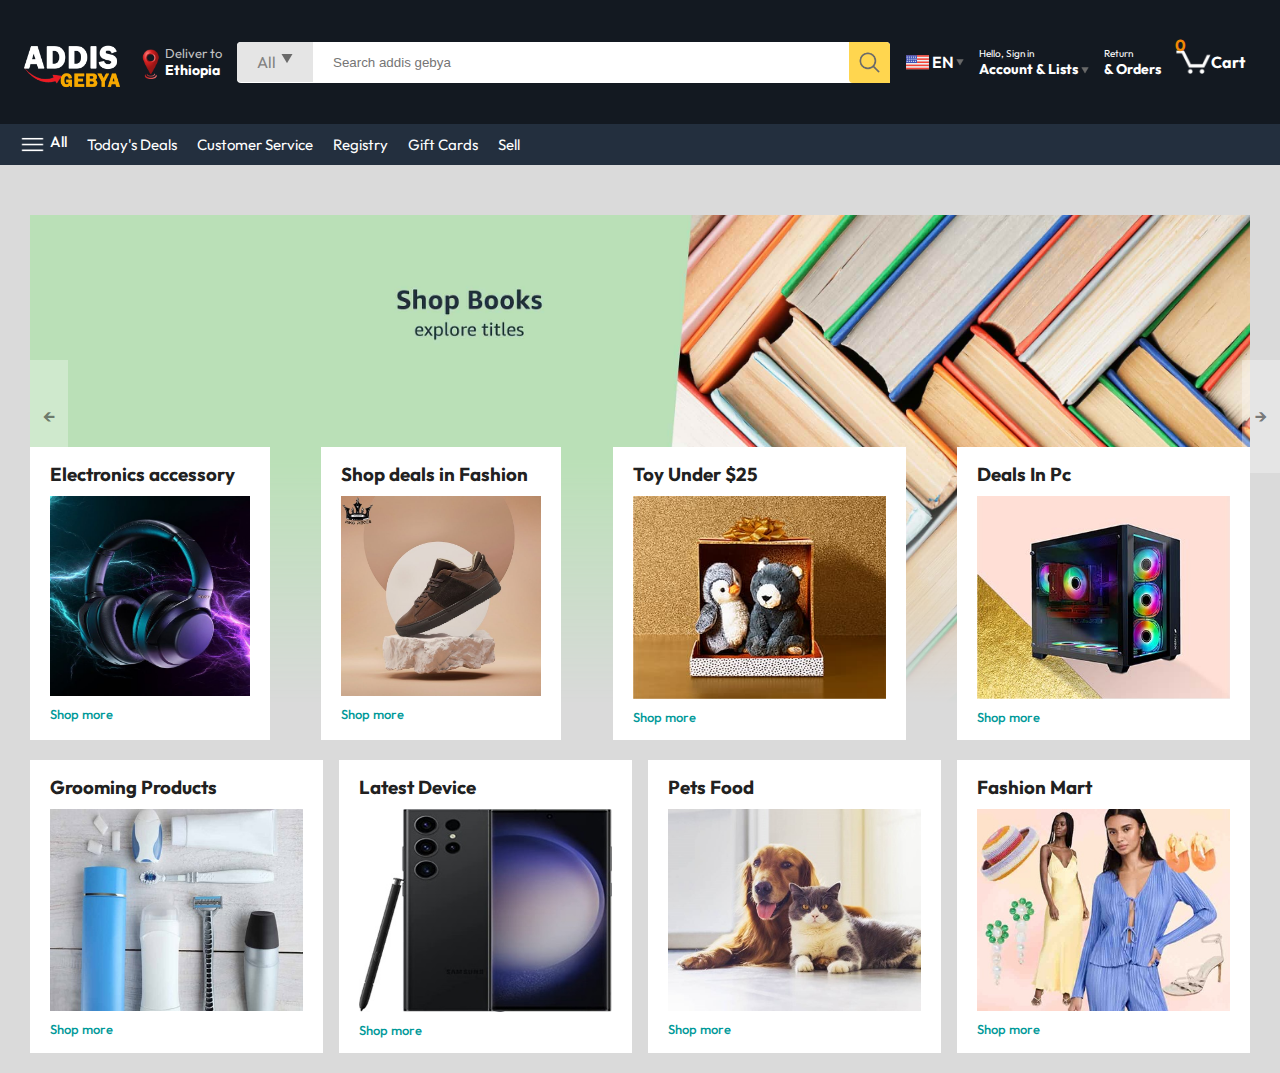
<file: index.html>
<!DOCTYPE html>
<html lang="en">
<head>
  <meta name="viewport" content="width=device-width, initial-scale=1">
  <title>AddisGebya.com</title>
  <link rel="stylesheet" href="styles/shared/general.css">
    <link rel="stylesheet" href="styles/shared/amazon-header.css">
    <link rel="stylesheet" href="styles/pages/amazon.css">
  <link rel="stylesheet" href="style/style.css">


  
</head>
<body>
  <nav>
    <a href="/"><img src="./images/l.png" alt="addisadis" width="100px"></a>
    <div class="nav-country">
        <img src="images/check.png" alt="" height="30">
        <div>
          <p>Deliver to</p>
          <h1>Ethiopia</h1>
        </div>
    </div>
<div class="nav-search">
  <div class="nav-search-catagory">
    <p>All</p>
    <img src="images/assets/dropdown_icon.png" alt="" height="12">
  </div>
  <input type="text" class="nav-search-input" placeholder="Search addis gebya">
  <img src="images/assets/search_icon.png" alt="" class="nav-search-icon">
</div>
<div class="nav-language">
  <img src="images/assets/us_flag.png" alt="" width="25px">
  <p>EN</p>
  <img src="images/assets/dropdown_icon.png" alt="" width="8px">
</div>
<div class="nav-text">
  <p>Hello, Sign in</p>
  <h1>Account & Lists <img src="images/assets/dropdown_icon.png" alt="" width="8px"></h1>
</div>
<div class="nav-text">
  <p>Return</p>
  <h1>& Orders</h1>
</div>
<a href="" class="nav-cart">
  
  <img src="images/New/images/icons/cart-icon.png" alt="" width="35px">
  <h4>Cart</h4>
  <div class="cart-quantity js-cart-quantity">0</div>
</a>
  </nav>
  <div class="nav-bottom">
    <div>
      <img src="images/assets/menu_icon.png" alt="" width="25px">
      <p>All</p>
    </div>
    <p>Today's Deals</p>
    <p>Customer Service</p>
    <p>Registry</p>
    <p>Gift Cards</p>
    <p>Sell</p>
  </div>

<div class="header-slider">
  <a href="#" class="control-prev">&#8592;</a>
  <a href="#" class="control-next">&#8594;</a>
  <ul >
    <img src="images/assets/header1.jpg" class="header-img" alt="">
    <img src="images/assets/header2.jpg" class="header-img" alt="">
    <img src="images/assets/header3.jpg" class="header-img" alt="">
    <img src="images/assets/header4.jpg" class="header-img" alt="">
    <img src="images/assets/header5.jpg" class="header-img" alt="">
    <img src="images/assets/header6.jpg" class="header-img" alt="">
  </ul>
</div>

<div class="box-row header-box">
  <div class="box-col">
    <h3>Electronics accessory</h3>
    <img src="images/assets/box1-1.jpg" alt="" width="200px" height="200px">
    <a href="electronics.html">Shop more</a>
  </div>
  <div class="box-col">
    <h3>Shop deals in Fashion</h3>
    <img src="images/fashion/a.jpg" alt="" width="200px" height="200px">
    <a href="fashion.html">Shop more</a>
  </div>
  <div class="box-col">
    <h3>Toy Under $25</h3>
    <img src="images/assets/box1-3.jpg" alt="">
    <a href="/">Shop more</a>
  </div>
  <div class="box-col">
    <h3>Deals In Pc</h3>
    <img src="images/assets/box1-4.jpg" alt="">
    <a href="/">Shop more</a>
  </div>
</div>
<div class="box-row">
  <div class="box-col">
    <h3>Grooming Products</h3>
    <img src="images/assets/box2-1.jpg" alt="">
    <a href="/">Shop more</a>
  </div>
  <div class="box-col">
    <h3>Latest Device</h3>
    <img src="images/assets/box2-2.jpg" alt="">
    <a href="/">Shop more</a>
  </div>
  <div class="box-col">
    <h3>Pets Food</h3>
    <img src="images/assets/box2-3.jpg" alt="">
    <a href="/">Shop more</a>
  </div>
  <div class="box-col">
    <h3>Fashion Mart</h3>
    <img src="images/assets/box2-4.jpg" alt="">
    <a href="/">Shop more</a>
  </div>
</div>
<script src="script/script.js"></script>

</body>
</html>
</file>
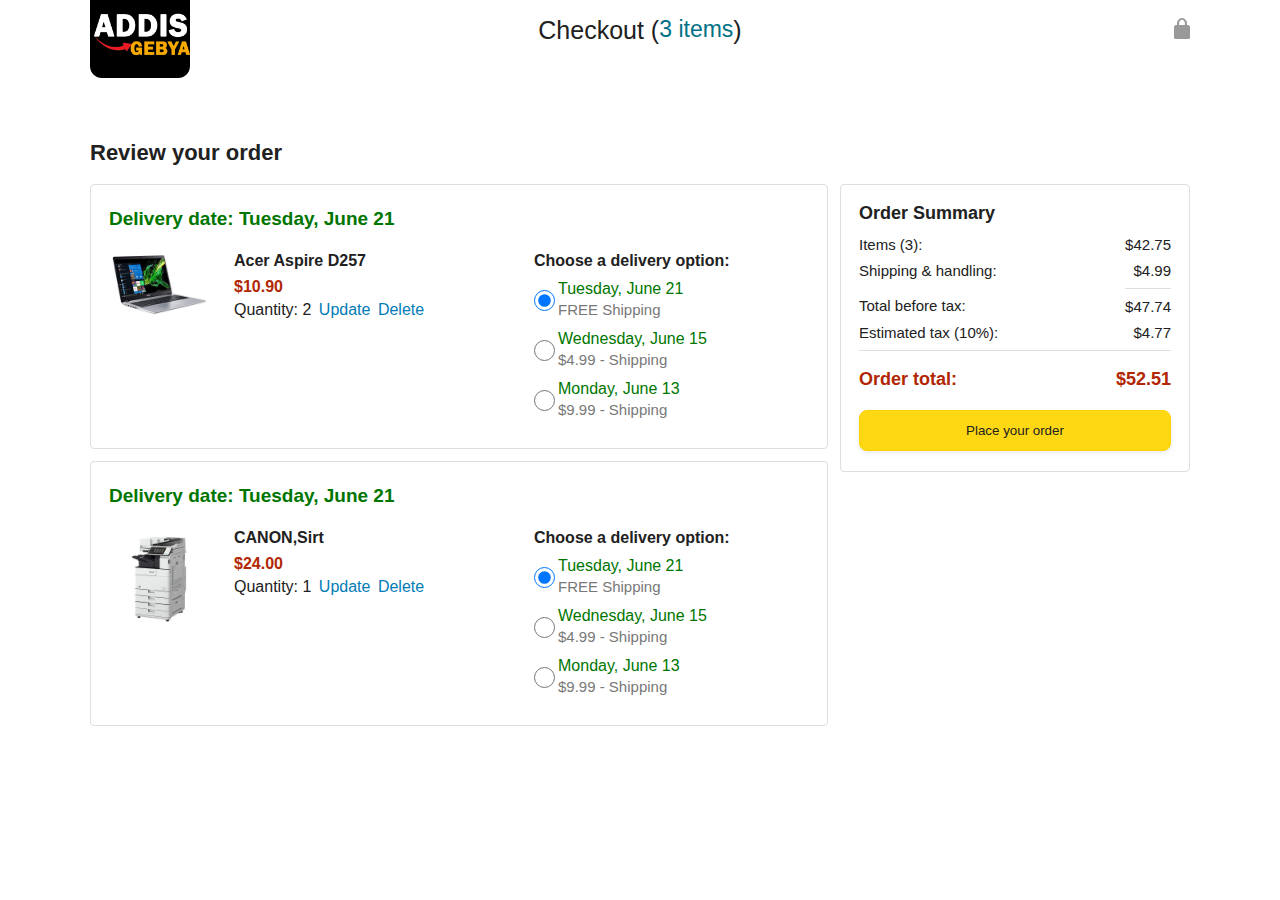
<file: checkout.html>
<!DOCTYPE html>
<html>
  <head>
    <title>Checkout Products</title>

    <!-- This code is needed for responsive design to work.
      (Responsive design = make the website look good on
      smaller screen sizes like a phone or a tablet). -->
    <meta name="viewport" content="width=device-width, initial-scale=1">
    <!-- Here are the CSS files for this page. -->
    <link rel="stylesheet" href="styles/shared/general.css">
    <link rel="stylesheet" href="styles/pages/checkout/checkout-header.css">
    <link rel="stylesheet" href="styles/pages/checkout/checkout.css">
  </head>
  <body>
    <div class="checkout-header">
      <div class="header-content">
        <div class="checkout-header-left-section">
          <a href="index.html">
            <img src="./images/l.png" alt="addisadis" width="100px" style="background-color: black; border-radius: 12px;">
          </a>
        </div>

        <div class="checkout-header-middle-section">
          Checkout (<a class="return-to-home-link"
            href="electronics.html">3 items</a>)
        </div>

        <div class="checkout-header-right-section">
          <img src="images/New/images/icons/checkout-lock-icon.png">
        </div>
      </div>
    </div>

    
    <div class="main">
      <div class="page-title">Review your order</div>

      <div class="checkout-grid">
        <div class="order-summary jss-order-summary">
        </div>

        <div class="payment-summary">
          <div class="payment-summary-title">
            Order Summary
          </div>

          <div class="payment-summary-row">
            <div>Items (3):</div>
            <div class="payment-summary-money">$42.75</div>
          </div>

          <div class="payment-summary-row">
            <div>Shipping &amp; handling:</div>
            <div class="payment-summary-money">$4.99</div>
          </div>

          <div class="payment-summary-row subtotal-row">
            <div>Total before tax:</div>
            <div class="payment-summary-money">$47.74</div>
          </div>

          <div class="payment-summary-row">
            <div>Estimated tax (10%):</div>
            <div class="payment-summary-money">$4.77</div>
          </div>

          <div class="payment-summary-row total-row">
            <div>Order total:</div>
            <div class="payment-summary-money">$52.51</div>
          </div>

          <button class="place-order-button button-primary">
            Place your order
          </button>
        </div>
      </div>
    </div>
  </body>
  <script type="module"src="script/checckout.js"></script>  
</html>
</file>
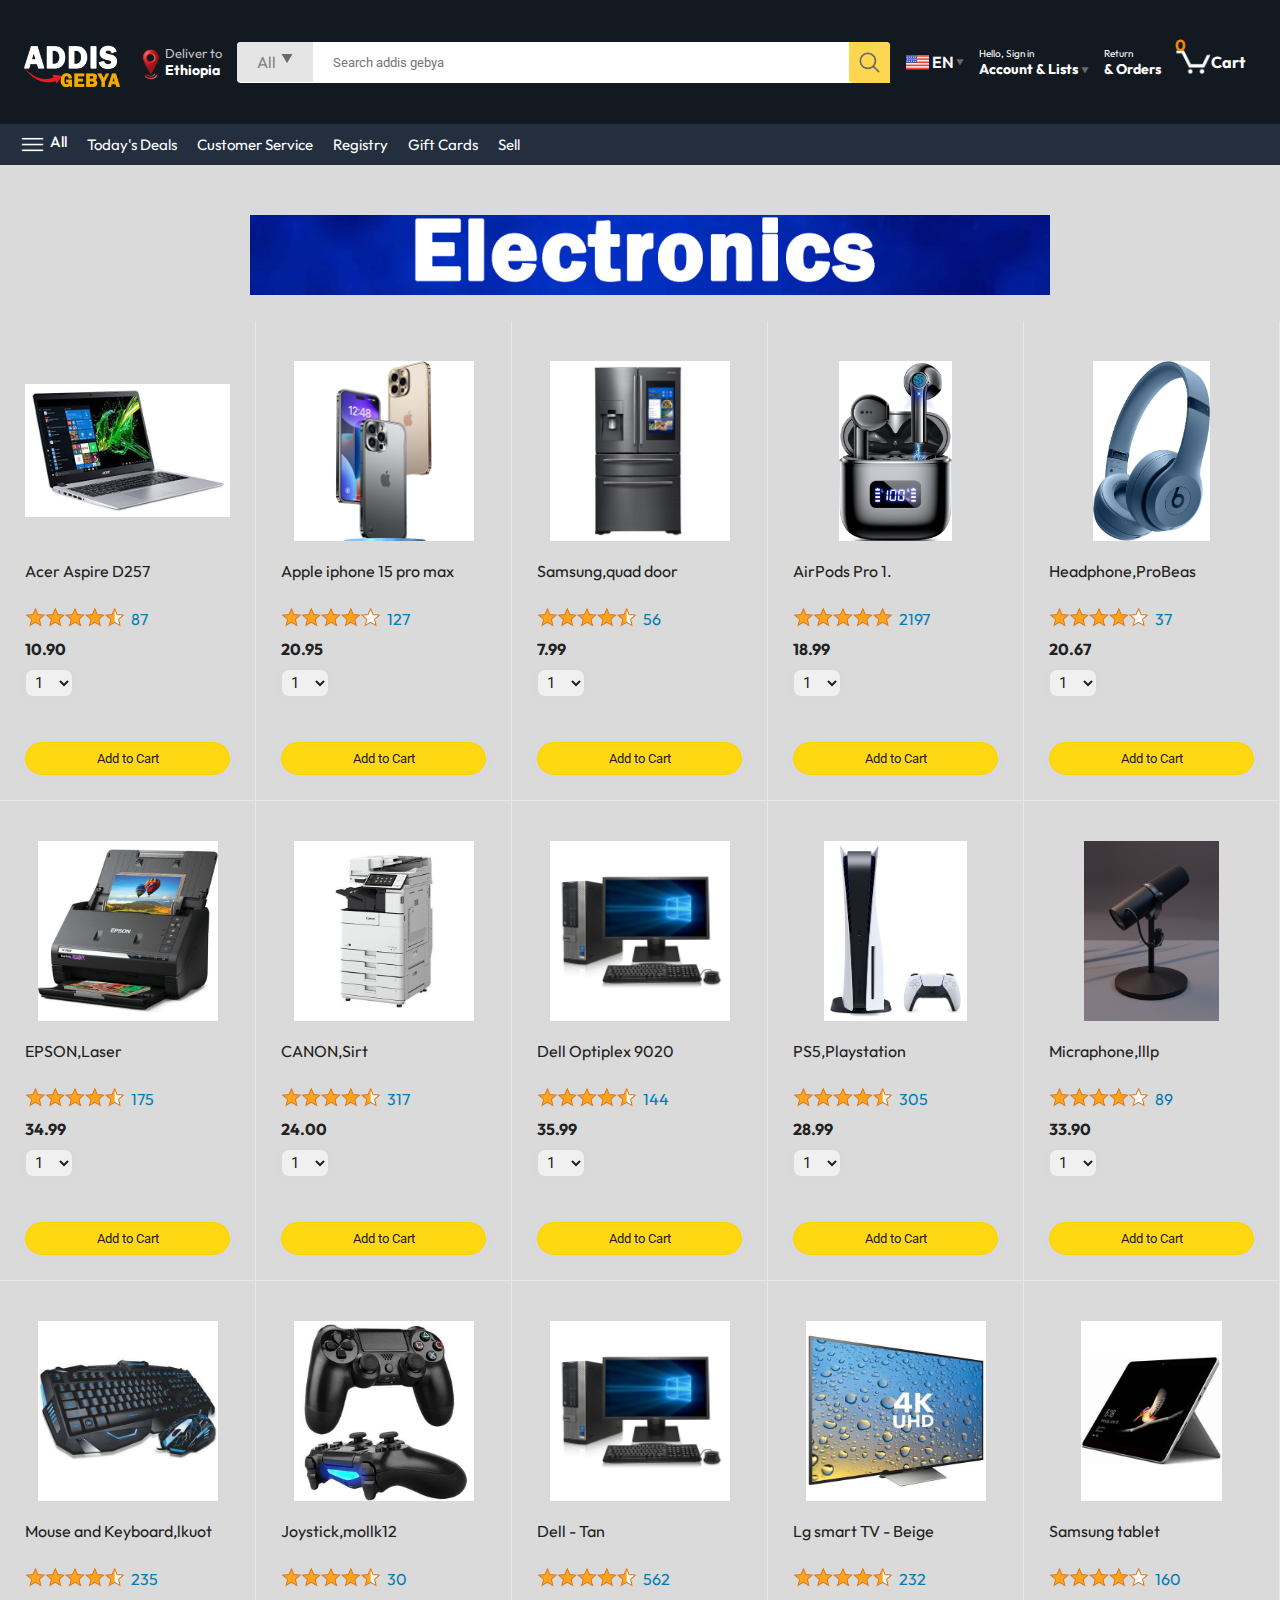
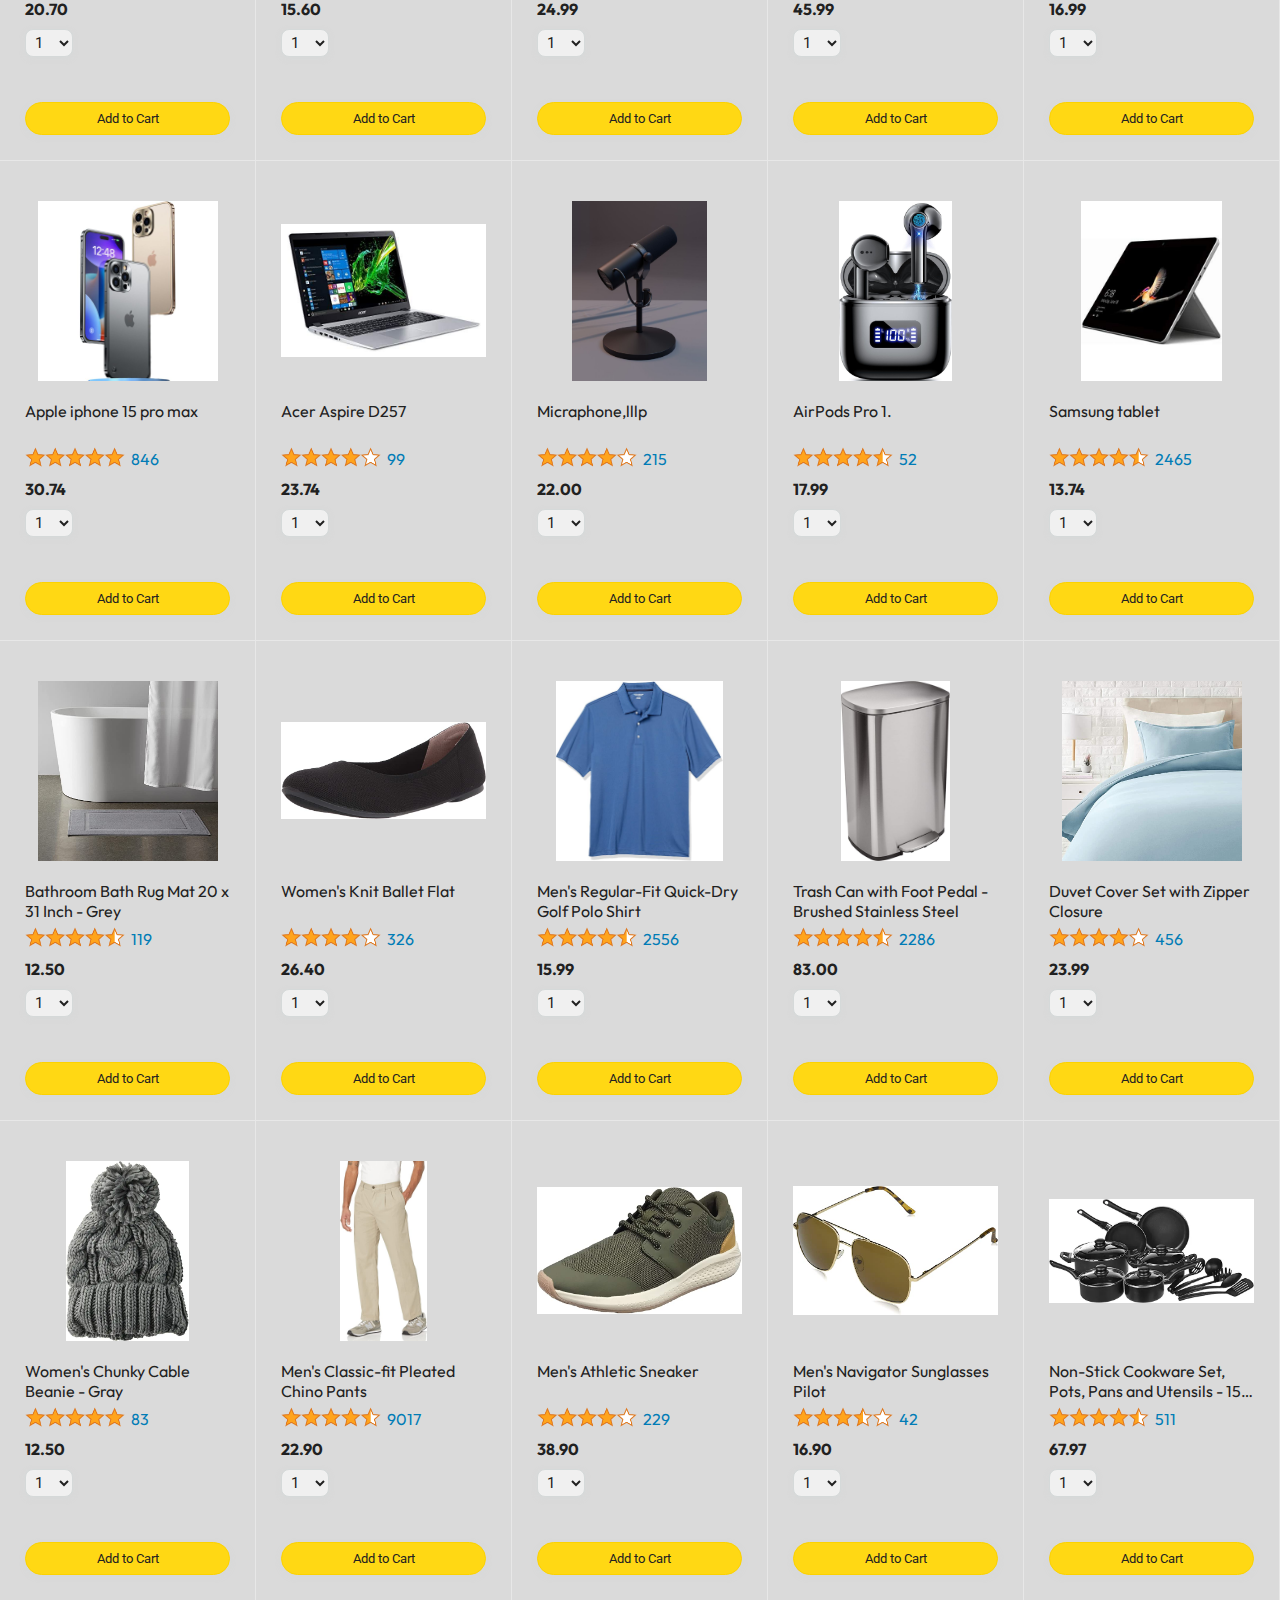
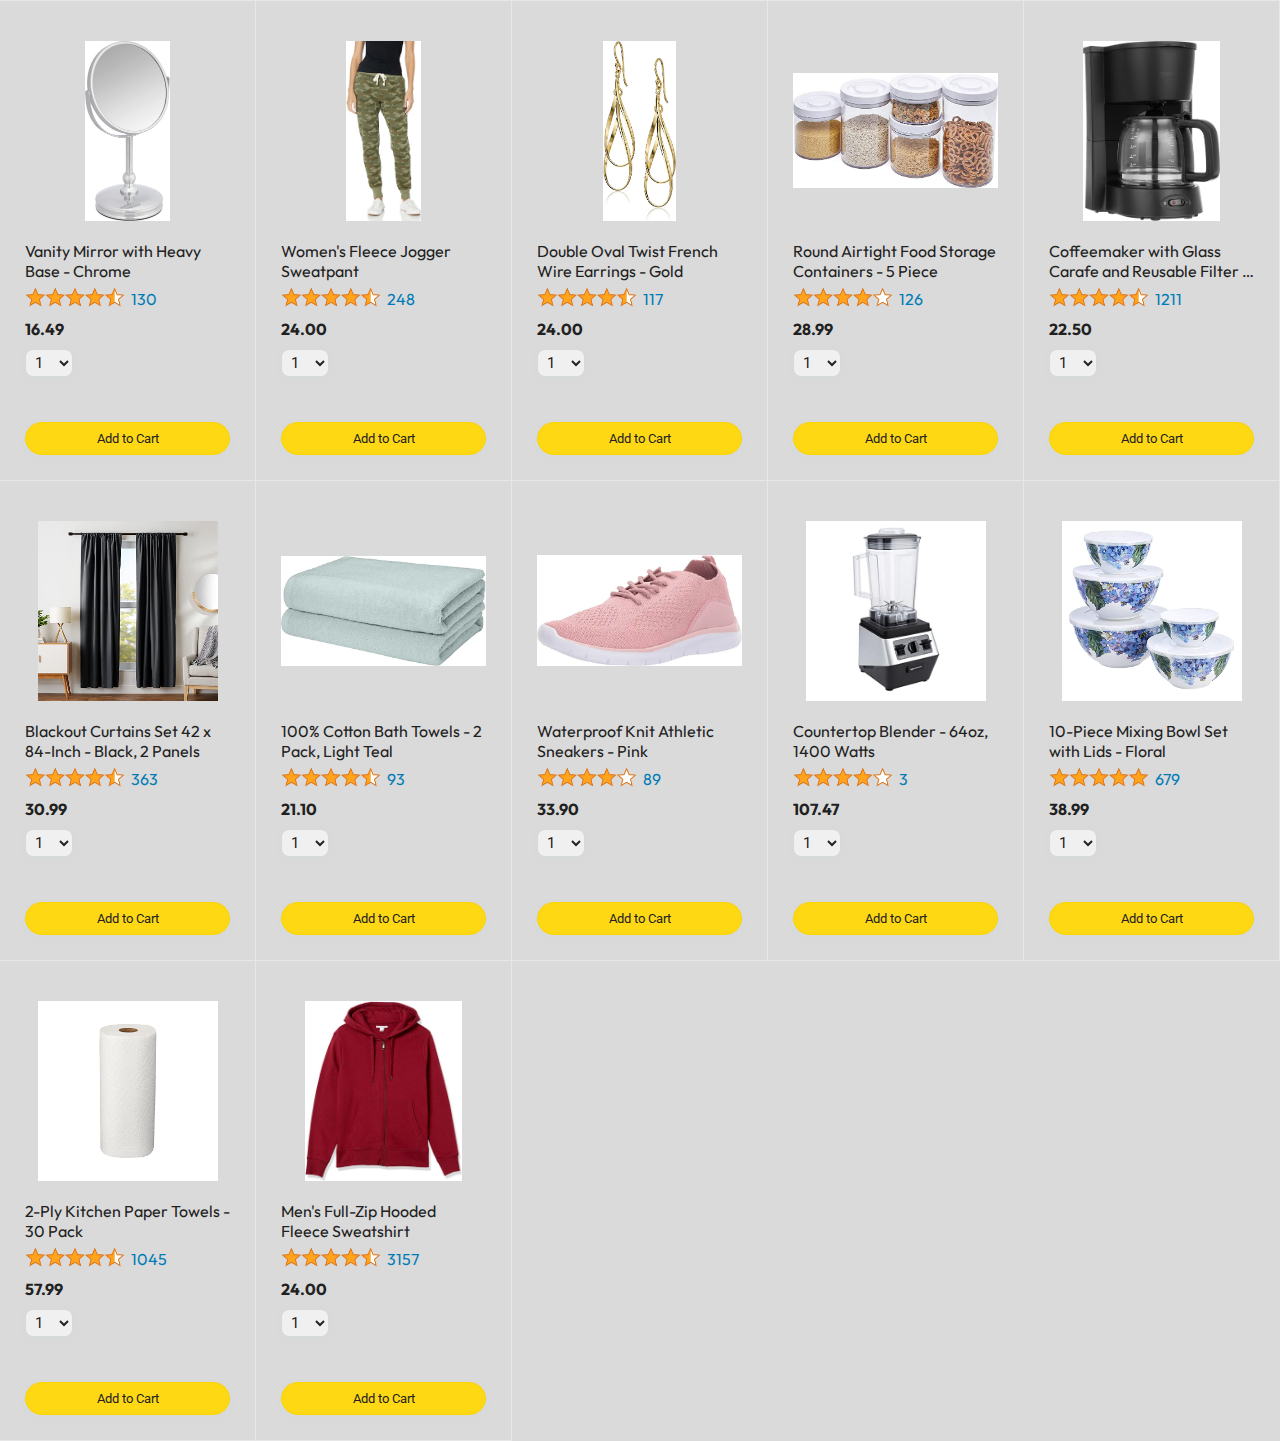
<file: electronics.html>
<!DOCTYPE html>
<html>
  <head>
    <meta name="viewport" content="width=device-width, initial-scale=1">
<!-- Load a font called Roboto from Google Fonts. -->
<link rel="preconnect" href="https://fonts.googleapis.com">
<link rel="preconnect" href="https://fonts.gstatic.com" crossorigin>
<link href="https://fonts.googleapis.com/css2?family=Roboto:wght@400;500;700&display=swap" rel="stylesheet">

<!-- Here are the CSS files for this page. -->
<link rel="stylesheet" href="styles/shared/general.css">
<link rel="stylesheet" href="styles/shared/amazon-header.css">
<link rel="stylesheet" href="styles/pages/amazon.css">
    <title>AddisGebya.com</title>
    <link rel="stylesheet" href="style/style.css">
  </head>
<body>
  <nav>
    <a href="/"><img src="./images/l.png" alt="addisadis" width="100px"></a>
    <div class="nav-country">
        <img src="images/check.png" alt="" height="30">
        <div>
          <p>Deliver to</p>
          <h1>Ethiopia</h1>
        </div>
    </div>
<div class="nav-search">
  <div class="nav-search-catagory">
    <p>All</p>
    <img src="images/assets/dropdown_icon.png" alt="" height="12">
  </div>
  <input type="text" class="nav-search-input" placeholder="Search addis gebya">
  <img src="images/assets/search_icon.png" alt="" class="nav-search-icon">
</div>
<div class="nav-language">
  <img src="images/assets/us_flag.png" alt="" width="25px">
  <p>EN</p>
  <img src="images/assets/dropdown_icon.png" alt="" width="8px">
</div>
<div class="nav-text">
  <p>Hello, Sign in</p>
  <h1>Account & Lists <img src="images/assets/dropdown_icon.png" alt="" width="8px"></h1>
</div>
<div class="nav-text">
  <p>Return</p>
  <h1>& Orders</h1>
</div>
<a href="checkout.html" class="nav-cart">
  <img src="images/New/images/icons/cart-icon.png" alt="" width="35px">
  <h4>Cart</h4>
  <div class="cart-quantity js-cart-quantity">0</div>
</a>
  </nav>
  <div class="nav-bottom">
    <div>
      <img src="images/assets/menu_icon.png" alt="" width="25px">
      <p>All</p>
    </div>
    <p>Today's Deals</p>
    <p>Customer Service</p>
    <p>Registry</p>
    <p>Gift Cards</p>
    <p>Sell</p>
  </div>
  <div class="header-slider">
    <div class="elec">
    <img src="images/elec.png" alt="" width="80%">
  </div>
  </div>
  <div class="main">
    <div class="products-grid js-product-grid">
      
    </div>
  </div>
</body>
<script type="module" src="script/electronics.js"></script> 
</html>
</file>
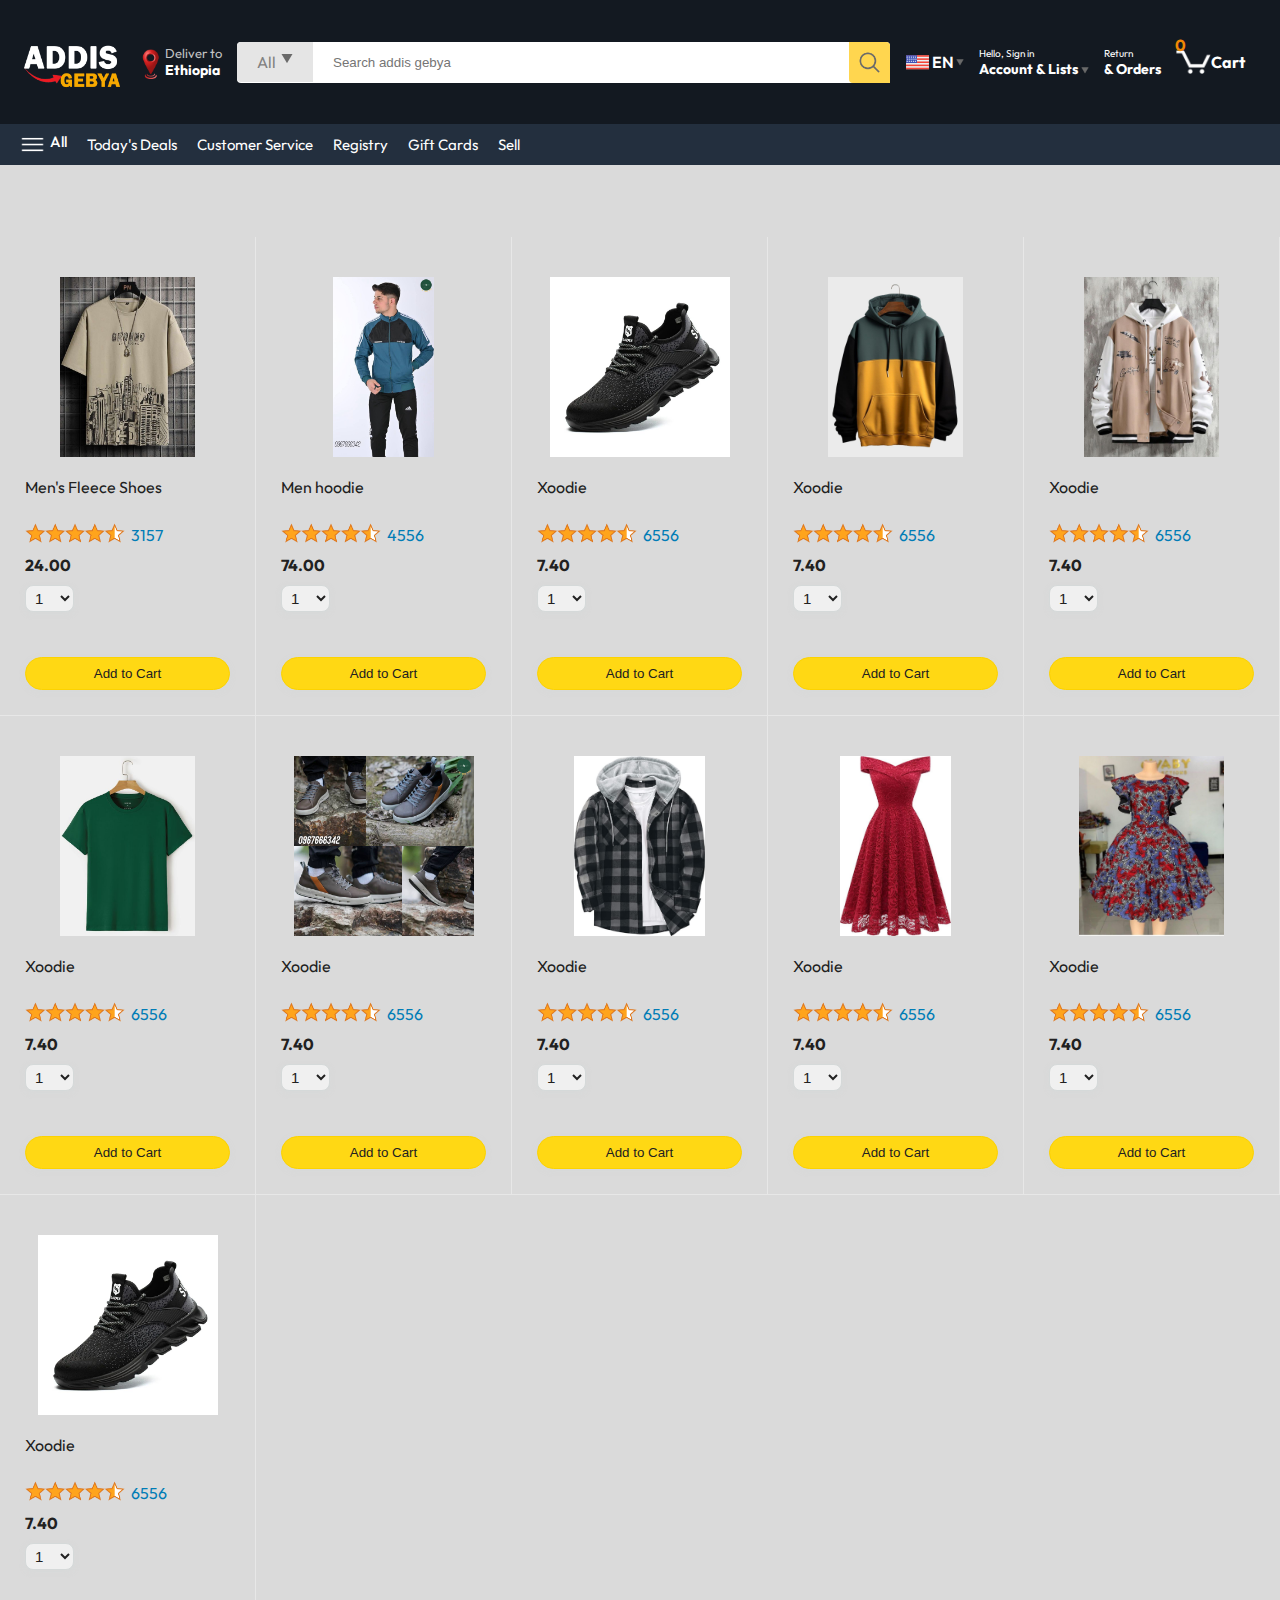
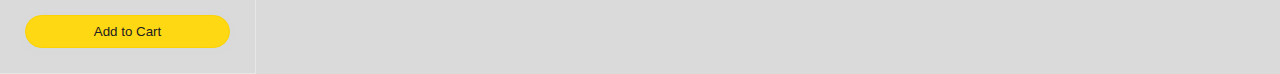
<file: fashion.html>
<!DOCTYPE html>
<html>
<head>
  <meta charset="UTF-8">
  <meta name="viewport" content="width=device-width, initial-scale=1">
  <!-- Here are the CSS files for this page. -->
<link rel="stylesheet" href="styles/shared/general.css">
<link rel="stylesheet" href="styles/shared/amazon-header.css">
<link rel="stylesheet" href="styles/pages/amazon.css">
<!--                                           --->
<link rel="stylesheet" href="style/style.css">
  <title>Shop Deals Fashion</title>
</head>
<body>
  <nav>
    <a href="/"><img src="./images/l.png" alt="addisadis" width="100px"></a>
    <div class="nav-country">
        <img src="images/check.png" alt="" height="30">
        <div>
          <p>Deliver to</p>
          <h1>Ethiopia</h1>
        </div>
    </div>
<div class="nav-search">
  <div class="nav-search-catagory">
    <p>All</p>
    <img src="images/assets/dropdown_icon.png" alt="" height="12">
  </div>
  <input type="text" class="nav-search-input" placeholder="Search addis gebya">
  <img src="images/assets/search_icon.png" alt="" class="nav-search-icon">
</div>
<div class="nav-language">
  <img src="images/assets/us_flag.png" alt="" width="25px">
  <p>EN</p>
  <img src="images/assets/dropdown_icon.png" alt="" width="8px">
</div>
<div class="nav-text">
  <p>Hello, Sign in</p>
  <h1>Account & Lists <img src="images/assets/dropdown_icon.png" alt="" width="8px"></h1>
</div>
<div class="nav-text">
  <p>Return</p>
  <h1>& Orders</h1>
</div>
<a href="#" class="nav-cart">
 <img src="images/New/images/icons/cart-icon.png" alt="" width="35px">
  <h4>Cart</h4>
  <div class="cart-quantity js-cart-quantity">0</div>
</a>
  </nav>
  <div class="nav-bottom">
    <div>
      <img src="images/assets/menu_icon.png" alt="" width="25px">
      <p>All</p>
    </div>
    <p>Today's Deals</p>
    <p>Customer Service</p>
    <p>Registry</p>
    <p>Gift Cards</p>
    <p>Sell</p>
  </div>
  <div class="header-slider">
    <div class="elec">
    <!--<img src="images/elec.png" alt="" width="80%">
    <p>Shop Deals Fashion</p>-->
  </div>
  </div>
  <div class="main">
    <div class="products-grid js-product-grid">
      
    </div>
  </div>
</body>
<script type="module" src="script/fashion.js"></script>
</html>
</file>
<file: styles/shared/general.css>
body {
  font-family: Roboto, Arial;
  color: rgb(33, 33, 33);
  /* The <body> element has a default margin of 8px
     on all sides. This removes the default margins. */
  margin: 0;
}

/* <p> elements have a default margin on the top
   and bottom. This removes the default margins. */
p {
  margin: 0;
}

button {
  cursor: pointer;
}

select {
  cursor: pointer;
}

input, select, button {
  font-family: Roboto, Arial;
}

.button-primary {
  color: rgb(33, 33, 33);
  background-color: rgb(255, 216, 20);
  border: 1px solid rgb(252, 210, 0);
  border-radius: 8px;
  cursor: pointer;
  box-shadow: 0 2px 5px rgba(213, 217, 217, 0.5);
}

.button-primary:hover {
  background-color: rgb(247, 202, 0);
  border: 1px solid rgb(242, 194, 0);
}

.button-primary:active {
  background: rgb(255, 216, 20);
  border-color: rgb(252, 210, 0);
  box-shadow: none;
}

.button-secondary {
  color: rgb(33, 33, 33);
  background: white;
  border: 1px solid rgb(213, 217, 217);
  border-radius: 8px;
  cursor: pointer;
  box-shadow: 0 2px 5px rgba(213, 217, 217, 0.5);
}

.button-secondary:hover {
  background-color: rgb(247, 250, 250);
}

.button-secondary:active {
  background-color: rgb(237, 253, 255);
  box-shadow: none;
}

/* These styles will limit text to 2 lines. Anything
   beyond 2 lines will be replaced with "..."
   You can find this code by using an A.I. tool or by
   searching in Google.
   https://css-tricks.com/almanac/properties/l/line-clamp/ */
.limit-text-to-2-lines {
  display: -webkit-box;
  -webkit-line-clamp: 2;
  -webkit-box-orient: vertical;
  overflow: hidden;
}

.link-primary {
  color: rgb(1, 124, 182);
  cursor: pointer;
}

.link-primary:hover {
  color: rgb(196, 80, 0);
}

/* Styles for dropdown selectors. */
select {
  color: rgb(33, 33, 33);
  background-color: rgb(240, 240, 240);
  border: 1px solid rgb(213, 217, 217);
  border-radius: 8px;
  padding: 3px 5px;
  font-size: 15px;
  cursor: pointer;
  box-shadow: 0 2px 5px rgba(213, 217, 217, 0.5);
}

select:focus,
input:focus {
  outline: 2px solid rgb(255, 153, 0);
}
</file>
<file: styles/shared/amazon-header.css>
.amazon-header {
  background-color: rgb(19, 25, 33);
  color: white;
  padding-left: 15px;
  padding-right: 15px;

  display: flex;
  align-items: center;
  justify-content: space-between;

  position: fixed;
  top: 0;
  left: 0;
  right: 0;
  height: 60px;
}

.amazon-header-left-section {
  width: 180px;
}

@media (max-width: 800px) {
  .amazon-header-left-section {
    width: unset;
  }
}

.header-link {
  display: inline-block;
  padding: 6px;
  border-radius: 2px;
  cursor: pointer;
  text-decoration: none;
  border: 1px solid rgba(0, 0, 0, 0);
}

.header-link:hover {
  border: 1px solid white;
}

.amazon-logo {
  width: 100px;
  margin-top: 5px;
}

.amazon-mobile-logo {
  display: none;
}

@media (max-width: 575px) {
  .amazon-logo {
    display: none;
  }

  .amazon-mobile-logo {
    display: block;
    height: 35px;
    margin-top: 5px;
  }
}

.amazon-header-middle-section {
  flex: 1;
  max-width: 850px;
  margin-left: 10px;
  margin-right: 10px;
  display: flex;
}

.search-bar {
  flex: 1;
  width: 0;
  font-size: 16px;
  height: 38px;
  padding-left: 15px;
  border: none;
  border-top-left-radius: 4px;
  border-bottom-left-radius: 4px;
  border-top-right-radius: 0;
  border-bottom-right-radius: 0;
}

.search-button {
  background-color: rgb(254, 189, 105);
  border: none;
  width: 45px;
  height: 40px;
  border-top-right-radius: 4px;
  border-bottom-right-radius: 4px;
  flex-shrink: 0;
}

.search-icon {
  height: 22px;
  margin-left: 2px;
  margin-top: 3px;
}

.amazon-header-right-section {
  width: 180px;
  flex-shrink: 0;
  display: flex;
  justify-content: end;
}

.orders-link {
  color: white;
}

.returns-text {
  display: block;
  font-size: 13px;
}

.orders-text {
  display: block;
  font-size: 15px;
  font-weight: 700;
}

.cart-link {
  color: white;
  display: flex;
  align-items: center;
  position: relative;
}

.cart-icon {
  width: 50px;
}

.cart-text {
  margin-top: 12px;
  font-size: 15px;
  font-weight: 700;
}

.cart-quantity {
  color: rgb(240, 136, 4);
  font-size: 16px;
  font-weight: 700;

  position: absolute;
  top: 35px;
  left: 1167px;
  
  width: 26px;
  text-align: center;
}
</file>
<file: styles/pages/amazon.css>
.main {
  margin-top: 60px;
}

.products-grid {
  display: grid;
    margin-top: -3vw;

  /* - In CSS Grid, 1fr means a column will take up the
       remaining space in the grid.
     - If we write 1fr 1fr ... 1fr; 8 times, this will
       divide the grid into 8 columns, each taking up an
       equal amount of the space.
     - repeat(8, 1fr); is a shortcut for repeating "1fr"
       8 times (instead of typing out "1fr" 8 times).
       repeat(...) is a special property that works with
       display: grid; */
  grid-template-columns: repeat(8, 1fr);
}

/* @media is used to create responsive design (making the
   website look good on any screen size). This @media
   means when the screen width is 2000px or less, we
   will divide the grid into 7 columns instead of 8. */
@media (max-width: 2000px) {
  .products-grid {
    grid-template-columns: repeat(7, 1fr);
  }
}

/* This @media means when the screen width is 1600px or
   less, we will divide the grid into 6 columns. */
@media (max-width: 1600px) {
  .products-grid {
    grid-template-columns: repeat(6, 1fr);
  }
}

@media (max-width: 1300px) {
  .products-grid {
    grid-template-columns: repeat(5, 1fr);
  }
}

@media (max-width: 1000px) {
  .products-grid {
    grid-template-columns: repeat(4, 1fr);
  }
}

@media (max-width: 800px) {
  .products-grid {
    grid-template-columns: repeat(3, 1fr);
  }
}

@media (max-width: 575px) {
  .products-grid {
    grid-template-columns: repeat(2, 1fr);
  }
}

@media (max-width: 450px) {
  .products-grid {
    grid-template-columns: 1fr;
  }
}

.product-container {
  padding-top: 40px;
  padding-bottom: 25px;
  padding-left: 25px;
  padding-right: 25px;

  border-right: 1px solid rgb(231, 231, 231);
  border-bottom: 1px solid rgb(231, 231, 231);

  display: flex;
  flex-direction: column;
}

.product-image-container {
  display: flex;
  justify-content: center;
  align-items: center;

  height: 180px;
  margin-bottom: 20px;
}

.product-image {
  /* Images will overflow their container by default. To
    prevent this, we set max-width and max-height to 100%
    so they stay inside their container. */
  max-width: 100%;
  max-height: 100%;
}

.product-name {
  height: 40px;
  margin-bottom: 5px;
}

.product-rating-container {
  display: flex;
  align-items: center;
  margin-bottom: 10px;
}

.product-rating-stars {
  width: 100px;
  margin-right: 6px;
}

.product-rating-count {
  color: rgb(1, 124, 182);
  cursor: pointer;
  margin-top: 3px;
}

.product-price {
  font-weight: 700;
  margin-bottom: 10px;
}

.product-quantity-container {
  margin-bottom: 17px;
}

.product-spacer {
  flex: 1;
}

.added-to-cart {
  color: rgb(6, 125, 98);
  font-size: 16px;

  display: flex;
  align-items: center;
  margin-bottom: 8px;

  /* At first, the "Added to cart" message will
     be invisible. Use JavaScript to change the
     opacity and make it visible. */
  opacity: 0;
}

.added-to-cart img {
  height: 20px;
  margin-right: 5px;
}

.add-to-cart-button {
  width: 100%;
  padding: 8px;
  border-radius: 50px;
}
</file>
<file: style/style.css>
@import url('https://fonts.googleapis.com/css2?family=Outfit:wght@100..900&display=swap');
*{
  margin: 0;
  padding: 0;
  box-sizing: border-box;
  font-family: Outfit;
}

body{
background-color: #dadada;
}
a{
  text-decoration: none;
  color: inherit;
}
nav{
  display: flex;
  align-items: center;
  justify-content: space-between;
  background-color: #131921;
  padding: 10px 20px;
  color: #fff;
}
.nav-country{
  display: flex;
  align-items: end;
  margin-left: 15px;
  font-size: 13px;
  color: #c4c4c4;
}
.nav-country h1{
  font-size: 14px;
  color: #fff;
}
.nav-search{
  flex: 1;
  display: flex;
  align-items: center;
  background-color: #fff;
  color: gray;
  border-radius: 4px;
  margin-left: 15px;
  max-width: 1000px;
}
.nav-search-catagory{
  display: flex;
  text-align: center;
  background: #e5e5e5;
  gap:  5px;
  padding: 10px 20px;
  border-radius: 4px 0 0 4px;
}
.nav-search-input{
  border: none;
  outline: none;
  padding-left: 20px;
  width: 100%;
}
.nav-search-icon{
  max-width: 41px;
  padding: 8px;
  background: #ffd64f;
  border-radius: 0 4px 0 4px;
}
.nav-language{
  display: flex;
  align-items: center;
  gap: 2px;
  font-weight: 600;
  margin-left: 15px;
}
.nav-text{
  margin-left: 15px;
}
.nav-text p{
  font-size: 10px;
}
.nav-text h1{
  font-size: 14px;
}
.nav-cart{
  display: flex;
  align-items: center;
  margin: 0px 15px;
}
.nav-bottom{
  display: flex;
  align-items: center;
  padding: 8px 20px;
  gap: 20px;
  background: #232f3e;
  color: #fff;
  font-size: 15px;
}
.nav-bottom div{
  display: flex;
  text-align: center;
  font-weight: 500;
  gap: 5px;
}
.header-slider ul{
  display: flex;
  overflow-y: hidden;
}
.header-img{
  width: 100%;
  mask-image: linear-gradient(to bottom, #000000 50%, transparent);
}
.header-slider a{
  position: absolute;
  top: 40%;
  z-index: 1;
  padding: 5vh 1vw;
  background: #ffffff4f;
  color: #0000007b;
  text-decoration: none;
  font-weight: 600;
  font-size: 18px;
  cursor: pointer;
}
.control-next
{
  right: 0;  
}
.box-row{
  display: flex;
  flex-wrap: wrap;
  row-gap: 20px;
  justify-content: space-between;
  margin: 20px 30px;
}
.box-col{
  display: flex;
  flex-direction: column;
  gap: 10px;
  padding: 15px 20px;
  background: #fff;
  max-width: 24%;
  min-height: 200px;
  z-index: 1;
}
.box-col a{
  font-size: 13px;
  color: #009999;
  font-weight: 500;
}
.header-box{
  margin-top: -20vw
}
.header-slider{
 display: flex;
 align-items: center;
 padding-left: 30px;
 padding-right: 30px;
 padding-top: 50px;
 
}
.elec{
  margin-left: auto;
}
</file>
<file: styles/pages/checkout/checkout-header.css>
.checkout-header {
  height: 60px;
  padding-left: 30px;
  padding-right: 30px;
  background-color: white;

  display: flex;
  justify-content: center;

  position: fixed;
  top: 0;
  left: 0;
  right: 0;
  z-index: 1000;
}

.header-content {
  width: 100%;
  max-width: 1100px;

  display: flex;
  align-items: center;
}

.checkout-header-left-section {
  width: 150px;
}

.amazon-logo {
  width: 100px;
  margin-top: 12px;
}

.amazon-mobile-logo {
  display: none;
}

/* @media is used to create responsive design (making the
   website look good on any screen size). This @media
   means when the screen width is 575px or less, different
   styles (inside the {...}) will be applied. */
@media (max-width: 575px) {
  .checkout-header-left-section {
    width: auto;
  }

  .amazon-logo {
    display: none;
  }

  .amazon-mobile-logo {
    display: inline-block;
    height: 35px;
    margin-top: 5px;
  }
}

.checkout-header-middle-section {
  flex: 1;
  flex-shrink: 0;
  text-align: center;

  font-size: 25px;
  font-weight: 500;

  display: flex;
  justify-content: center;
}

.return-to-home-link {
  color: rgb(0, 113, 133);
  font-size: 23px;
  text-decoration: none;
  cursor: pointer;
}

@media (max-width: 1000px) {
  .checkout-header-middle-section {
    font-size: 20px;
    margin-right: 60px;
  }

  .return-to-home-link {
    font-size: 18px;
  }
}

@media (max-width: 575px) {
  .checkout-header-middle-section {
    margin-right: 5px;
  }
}

.checkout-header-right-section {
  text-align: right;
  width: 150px;
}

@media (max-width: 1000px) {
  .checkout-header-right-section {
    width: auto;
  }
}
</file>
<file: styles/pages/checkout/checkout.css>
.main {
  max-width: 1100px;
  padding-left: 30px;
  padding-right: 30px;

  margin-top: 140px;
  margin-bottom: 100px;

  /* margin-left: auto;
     margin-right auto;
     Is a trick for centering an element horizontally
     without needing a container. */
  margin-left: auto;
  margin-right: auto;
}

.page-title {
  font-weight: 700;
  font-size: 22px;
  margin-bottom: 18px;
}

.checkout-grid {
  display: grid;
  /* Here, 1fr means the first column will take
     up the remaining space in the grid. */
  grid-template-columns: 1fr 350px;
  column-gap: 12px;

  /* Use align-items: start; to prevent the elements
     in the grid from stretching vertically. */
  align-items: start;
}

@media (max-width: 1000px) {
  .main {
    max-width: 500px;
  }

  .checkout-grid {
    grid-template-columns: 1fr;
  }
}

.cart-item-container,
.payment-summary {
  border: 1px solid rgb(222, 222, 222);
  border-radius: 4px;
  padding: 18px;
}

.cart-item-container {
  margin-bottom: 12px;
}

.payment-summary {
  padding-bottom: 5px;
}

@media (max-width: 1000px) {
  .payment-summary {
    /* grid-row: 1 means this element will be placed into row
      1 in the grid. (Normally, the row that an element is
      placed in is determined by the order of the elements in
      the HTML. grid-row overrides this default ordering). */
    grid-row: 1;
    margin-bottom: 12px;
  }
}

.delivery-date {
  color: rgb(0, 118, 0);
  font-weight: 700;
  font-size: 19px;
  margin-top: 5px;
  margin-bottom: 22px;
}

.cart-item-details-grid {
  display: grid;
  /* 100px 1fr 1fr; means the 2nd and 3rd column will
     take up half the remaining space in the grid
     (they will divide up the remaining space evenly). */
  grid-template-columns: 100px 1fr 1fr;
  column-gap: 25px;
}

@media (max-width: 1000px) {
  .cart-item-details-grid {
    grid-template-columns: 100px 1fr;
    row-gap: 30px;
  }
}

.product-image {
  max-width: 100%;
  max-height: 120px;

  /* margin-left: auto;
     margin-right auto;
     Is a trick for centering an element horizontally
     without needing a container. */
  margin-left: auto;
  margin-right: auto;
}

.product-name {
  font-weight: 700;
  margin-bottom: 8px;
}

.product-price {
  color: rgb(177, 39, 4);
  font-weight: 700;
  margin-bottom: 5px;
}

.product-quantity .link-primary {
  margin-left: 3px;
}

@media (max-width: 1000px) {
  .delivery-options {
    /* grid-column: 1 means this element will be placed
       in column 1 in the grid. (Normally, the column that
       an element is placed in is determined by the order
       of the elements in the HTML. grid-column overrides
       this default ordering).
       
       / span 2 means this element will take up 2 columns
       in the grid (Normally, each element takes up 1
       column in the grid). */
    grid-column: 1 / span 2;
  }
}

.delivery-options-title {
  font-weight: 700;
  margin-bottom: 10px;
}

.delivery-option {
  display: grid;
  grid-template-columns: 24px 1fr;
  margin-bottom: 12px;
  cursor: pointer;
}

.delivery-option-input {
  margin-left: 0px;
  cursor: pointer;
}

.delivery-option-date {
  color: rgb(0, 118, 0);
  font-weight: 500;
  margin-bottom: 3px;
}

.delivery-option-price {
  color: rgb(120, 120, 120);
  font-size: 15px;
}

.payment-summary-title {
  font-weight: 700;
  font-size: 18px;
  margin-bottom: 12px;
}

.payment-summary-row {
  display: grid;
  /* 1fr auto; means the width of the 2nd column will be
     determined by the elements inside the column (auto).
     The 1st column will take up the remaining space. */
  grid-template-columns: 1fr auto;

  font-size: 15px;
  margin-bottom: 9px;
}

.payment-summary-money {
  text-align: right;
}

.subtotal-row .payment-summary-money {
  border-top: 1px solid rgb(222, 222, 222);
}

.subtotal-row div {
  padding-top: 9px;
}

.total-row {
  color: rgb(177, 39, 4);
  font-weight: 700;
  font-size: 18px;

  border-top: 1px solid rgb(222, 222, 222);
  padding-top: 18px;
}

.place-order-button {
  width: 100%;
  padding-top: 12px;
  padding-bottom: 12px;
  border-radius: 8px;

  margin-top: 11px;
  margin-bottom: 15px;
}
</file>
